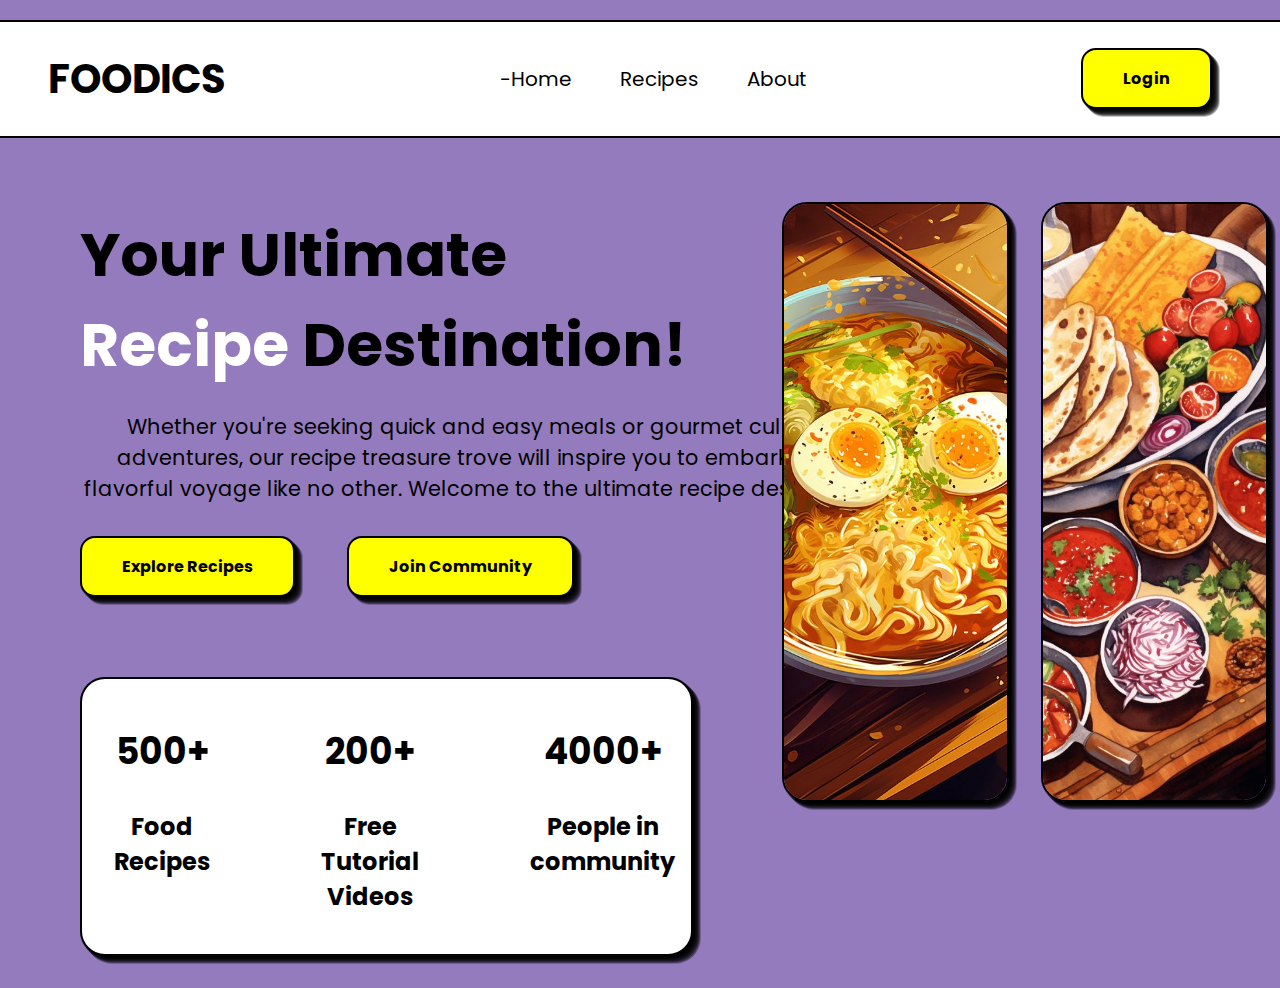
<file: index.html>
<!DOCTYPE html>
<html lang="en">
<head>
  <meta charset="UTF-8">
  <meta name="viewport" content="width=device-width, initial-scale=1.0">
  <title>Foodics - Your Ultimate Recipe Destination</title>
  <link rel="stylesheet" href="./styles/style.css">
</head>
<body>
  <header class="header">
    <div class="logo">
      <h1>FOODICS</h1>
    </div>
    <nav class="nav">
      <a href="./index.html">-Home</a>
      <a href="./pages/recipe.html">Recipes</a>
      <a href="./pages/about.html">About</a>
    </nav>
    <button class="button">Login</button>
  </header>


  <main class="container">

    <div class="content">
        <h1 class="title">Your Ultimate <span class="title-white">Recipe</span> Destination!</h1>
        <p class="description">Whether you're seeking quick and easy meals or gourmet culinary adventures, our recipe treasure trove will inspire you to embark on a flavorful voyage like no other. Welcome to the ultimate recipe destination!</p>
        <div class="buttons">
          <button class="button"><a href="./pages/recipe.html">Explore Recipes</a></button>
          <button class="button"><a href="./pages/recipe.html">Join Community</a></button>
        </div>
        <div class="stats">
          <div class="stat">
            <h2>500+</h2>
            <p>Food Recipes</p>
          </div>
          <div class="stat">
            <h2>200+</h2>
            <p>Free Tutorial Videos</p>
          </div>
          <div class="stat">
            <h2>4000+</h2>
            <p>People in community</p>
          </div>
        </div>
    </div>


    <div class="images">
        <div class="image-container">
            <div class="image">
              <img src="./assets/images/noodle.jpeg" alt="Noodle Image">
            </div>
            <div class="image">
              <img src="./assets/images/thali.jpeg" alt="Thali Image">
            </div>
        </div>
    </div>
  
  </main>
</body>
</html>
</file>
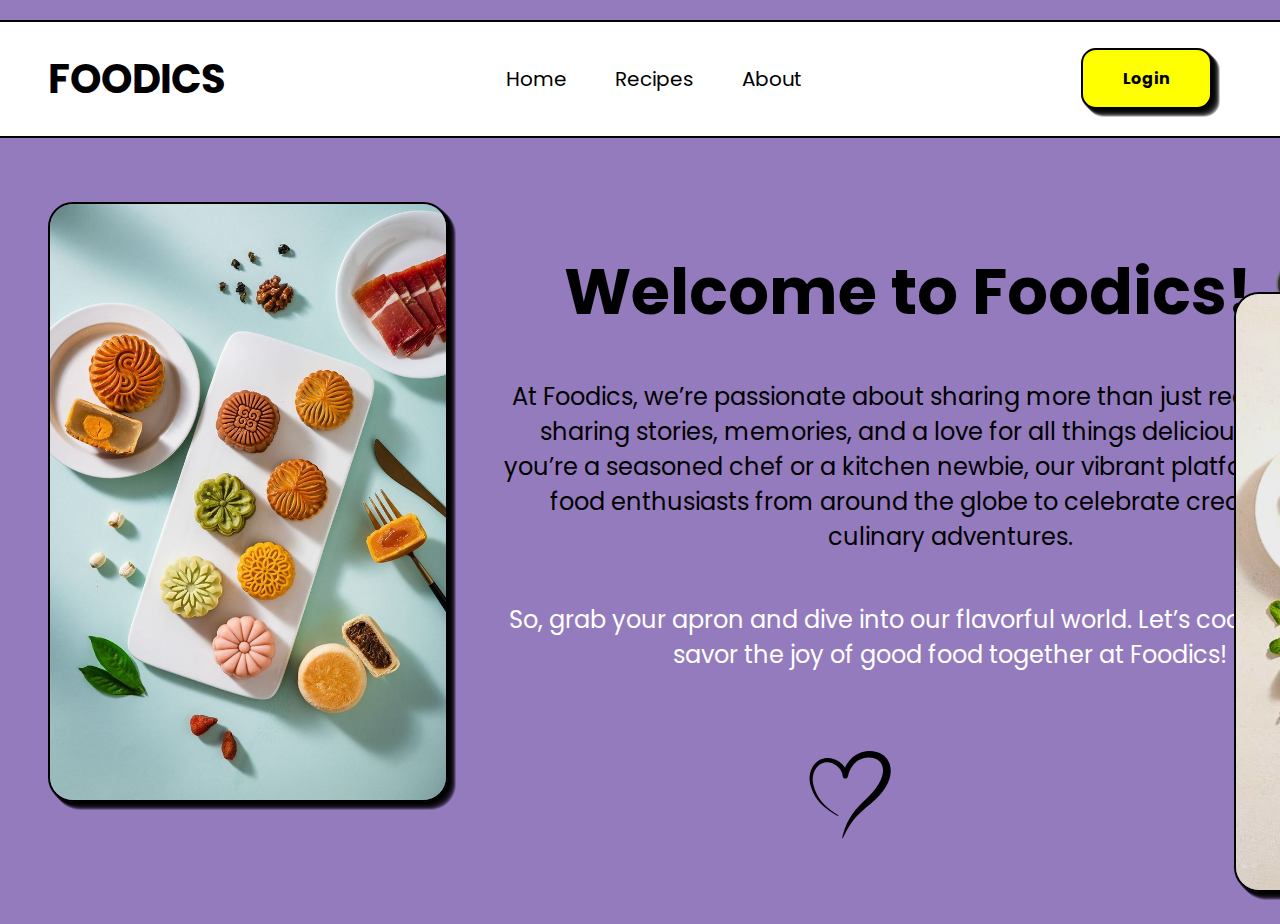
<file: pages/about.html>
<!DOCTYPE html>
<html lang="en">
<head>
    <meta charset="UTF-8">
    <meta name="viewport" content="width=device-width, initial-scale=1.0">
    <title>About Us</title>
    <link rel="stylesheet" href="../styles/about.css">
</head>
<body>
    <header class="header">
        <div class="logo">
          <h1>FOODICS</h1>
        </div>
        <nav class="nav">
          <a href="../index.html">Home</a>
          <a href="../pages/recipe.html">Recipes</a>
          <a href="./about.html">About</a>
        </nav>
        <button class="button">Login</button>
    </header>

    <main class="container">

      <div class="images">
        <div class="image-container">
            <div class="image">
              <img src="../assets/images/about-2.jpg" alt="Cupcakes Image">
            </div>
        </div>
      </div>

      <div class="content">
          <h1 class="title">Welcome to Foodics! 🍳 </h1>
          <p class="description">At Foodics, we’re passionate about sharing more than just recipes – we’re sharing stories, memories, and a love for all things delicious. Whether you’re a seasoned chef or a kitchen newbie, our vibrant platform connects food enthusiasts from around the globe to celebrate creativity and culinary adventures.</p>
          <p class="description2">
            So, grab your apron and dive into our flavorful world. Let’s cook, share, and savor the joy of good food together at Foodics!
          </p>

          <div class="heart">
            <img src="../assets/svg/heart.svg" alt="Heart Icon">
          </div>
      </div>

      <div class="images">
        <div class="image-container">
            <div class="image2">
              <img src="../assets/images/about.jpg" alt=" Image">
            </div>
        </div>
      </div>

    </main>
</body>
</html>
</file>
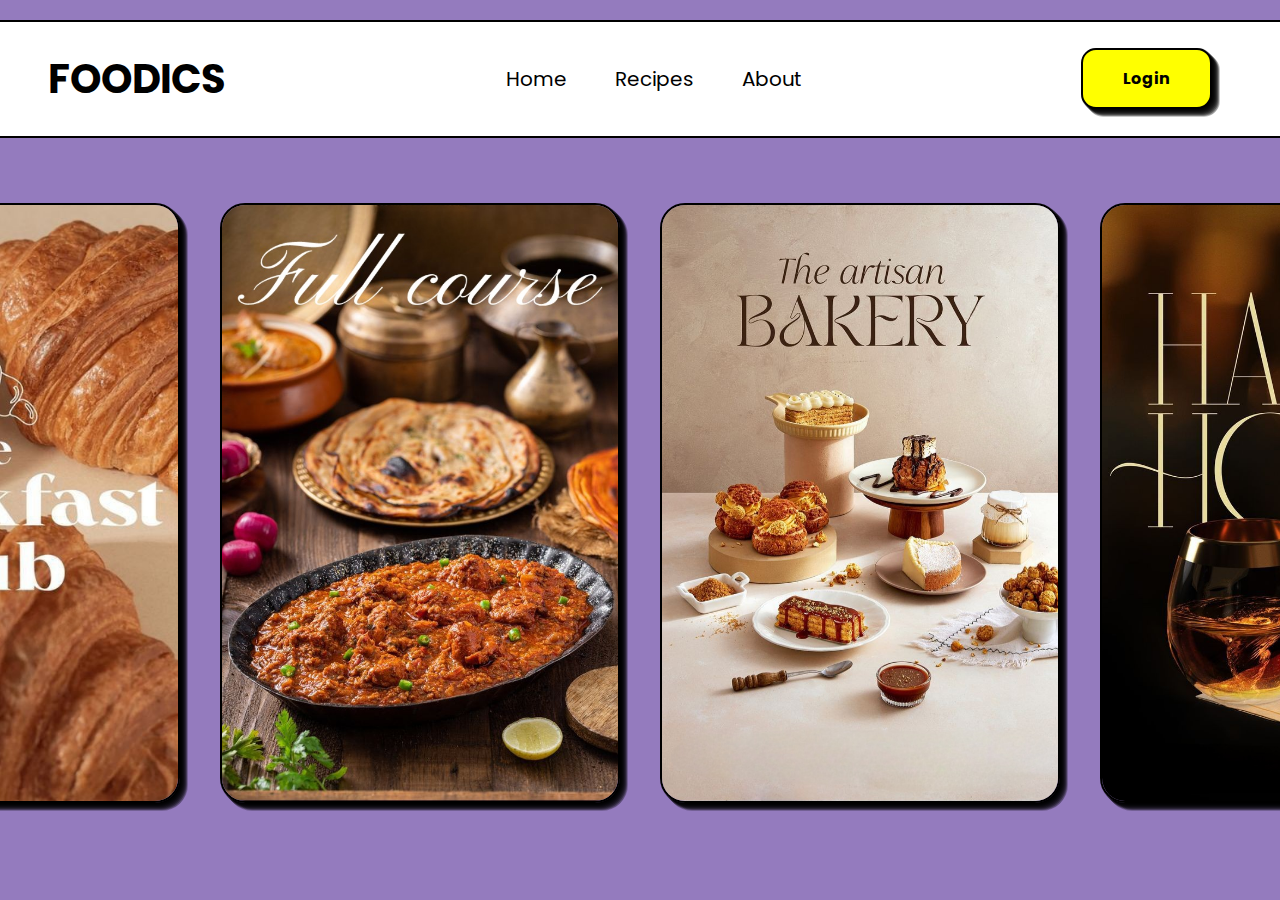
<file: pages/recipe.html>
<!DOCTYPE html>
<html lang="en">
<head>
    <meta charset="UTF-8">
    <meta name="viewport" content="width=device-width, initial-scale=1.0">
    <title>Explore Recipes</title>
    <link rel="stylesheet" href="../styles/recipe.css">
</head>
<body>
    <header class="header">
        <div class="logo">
          <h1>FOODICS</h1>
        </div>
        <nav class="nav">
          <a href="../index.html">Home</a>
          <a href="../pages/recipe.html">Recipes</a>
          <a href="../pages/about.html">About</a>
        </nav>
        <button class="button">Login</button>
    </header>
    
    <main class="container">
        <a href="../pages/breakfast.html" class="category">
            <div class="image">
                <img src="../assets/images/breakfast.jpg" alt="Breakfast Image">
            </div>
        </a>

        <a href="../pages/meal.html" class="category">
            <div class="image">
                <img src="../assets/images/meal.jpg" alt="Meal Image">
            </div>
        </a>

        <a href="../pages/dessert.html" class="category">
            <div class="image">
                <img src="../assets/images/bakery.jpg" alt="Dessert Image">
            </div>
        </a>

        <a href="../pages/drinks.html" class="category">
            <div class="image">
                <img src="../assets/images/drinks.jpg" alt="Drinks Image">
            </div>
        </a>
    </main>
</body>
</html>
</file>
<file: styles/style.css>
@import url('https://fonts.googleapis.com/css2?family=Poppins:ital,wght@0,100;0,200;0,300;0,400;0,500;0,600;0,700;0,800;0,900;1,100;1,200;1,300;1,400;1,500;1,600;1,700;1,800;1,900&display=swap');

*{
    box-sizing: border-box;
    font-family: "Poppins", sans-serif;
}

body {
    margin: 0;
    font-family: 'Arial', sans-serif;
    /* background-color: #a173f1; */
    /* background-color: #bdb2ff; */
    background-color: #947bbe;
    /* background-color: #fec7d7; */
    color: #fff;
}

.header {
    display: flex;
    justify-content: space-between;
    align-items: center;
    padding: 0.8 rem;
    background-color: #fff;
    color: #000;
    margin-top: 20px;
    border-top: 2px solid black;
    border-bottom: 2px solid black;
    padding-left: 3rem;
    padding-right: 3rem;
}

h1{
    font-size: 40px;
}

.nav {
    display: flex;
    gap: 3rem;
}

.nav a {
    text-decoration: none;
    color: #000;
    font-size: 20px;
    transition: color 0.2s, transform 0.2s;
}

.nav a:hover{
    color: #947bbe;
    transform: translateY(-2px);
}


.nav a:active {
    transform: translateY(2px); 
    color: #947bbe; 
}

.container {
    display: flex;
    flex-direction: column;
    padding: 2rem;
}

.container{
    display: flex;
    flex-direction: row;
    gap: 20px;
    padding: 2rem;
    min-height: 700px;
}

.content{
    width: 60%;
    box-sizing: border-box;
    color: #000;
    padding-left: 3rem;
}

.content h1{
    width: 610px;
    font-weight: bold;
    font-size: 60px;
    color: #000;
}

.title {
    font-size: 2.5rem;
    font-weight: bold;
    margin-bottom: 1rem;
}

.title-white{
    color: white;
}

.description {
    font-size: 1.3rem;
    text-align: center;
    margin-bottom: 2rem;
    width: 800px;
}

.buttons {
    display: flex;
    gap: 2rem;
}

.button {
    padding: 1rem 2.5rem;
    border: none;
    border-radius: 15px;
    background-color: yellow;
    color: #000;
    font-size: 1rem;
    font-weight: bold;
    cursor: pointer;
    margin-right: 20px;
    border: 2px solid black;
    box-shadow: 0px 1px 0px 0px rgba(0,0,0,0.22), 1px 0px 0px 0px rgba(0,0,0,0.22), 1px 2px 0px 0px rgba(0,0,0,0.22), 2px 1px 0px 0px rgba(0,0,0,0.22), 2px 3px 0px 0px rgba(0,0,0,0.22), 3px 2px 0px 0px rgba(0,0,0,0.22), 3px 4px 0px 0px rgba(0,0,0,0.22), 4px 3px 0px 0px rgba(0,0,0,0.22), 4px 5px 0px 0px rgba(0,0,0,0.22), 5px 4px 0px 0px rgba(0,0,0,0.22), 5px 6px 0px 0px rgba(0,0,0,0.22), 6px 5px 0px 0px rgba(0,0,0,0.22), 6px 7px 0px 0px rgba(0,0,0,0.22), 7px 6px 0px 0px rgba(0,0,0,0.22), 7px 8px 0px 0px rgba(0,0,0,0.22), 8px 7px 0px 0px rgba(0,0,0,0.22);
    transition: transform 0.2s, box-shadow 0.2s;
}

.button:active {
    transform: translateY(8px); 
    box-shadow: none; 
}

.button a{
    text-decoration: none;
    color:#000;
}

.button a:hover{
    color: #947bbe;
}

.image-container {
    display: flex;
    gap: 2rem;
    margin-top: 2rem;
}

.images{
    width: 40%;
}

.image {
    width: 500px;
    height: 600px;
    overflow: hidden;
    border: 2px solid black;
    border-radius: 25px;
    box-shadow: 0px 1px 0px 0px rgba(0,0,0,0.22), 1px 0px 0px 0px rgba(0,0,0,0.22), 1px 2px 0px 0px rgba(0,0,0,0.22), 2px 1px 0px 0px rgba(0,0,0,0.22), 2px 3px 0px 0px rgba(0,0,0,0.22), 3px 2px 0px 0px rgba(0,0,0,0.22), 3px 4px 0px 0px rgba(0,0,0,0.22), 4px 3px 0px 0px rgba(0,0,0,0.22), 4px 5px 0px 0px rgba(0,0,0,0.22), 5px 4px 0px 0px rgba(0,0,0,0.22), 5px 6px 0px 0px rgba(0,0,0,0.22), 6px 5px 0px 0px rgba(0,0,0,0.22), 6px 7px 0px 0px rgba(0,0,0,0.22), 7px 6px 0px 0px rgba(0,0,0,0.22), 7px 8px 0px 0px rgba(0,0,0,0.22), 8px 7px 0px 0px rgba(0,0,0,0.22);
}

.image img {
    width: 100%;
    height: 100%;
    object-fit: cover;
}

.stats {
    display: flex;
    width: 90%;
    gap: 3rem;
    margin-top: 5rem;
    border: 2px solid black;
    border-radius: 25px;
    background-color: white;
    box-shadow: 0px 1px 0px 0px rgba(0,0,0,0.22), 1px 0px 0px 0px rgba(0,0,0,0.22), 1px 2px 0px 0px rgba(0,0,0,0.22), 2px 1px 0px 0px rgba(0,0,0,0.22), 2px 3px 0px 0px rgba(0,0,0,0.22), 3px 2px 0px 0px rgba(0,0,0,0.22), 3px 4px 0px 0px rgba(0,0,0,0.22), 4px 3px 0px 0px rgba(0,0,0,0.22), 4px 5px 0px 0px rgba(0,0,0,0.22), 5px 4px 0px 0px rgba(0,0,0,0.22), 5px 6px 0px 0px rgba(0,0,0,0.22), 6px 5px 0px 0px rgba(0,0,0,0.22), 6px 7px 0px 0px rgba(0,0,0,0.22), 7px 6px 0px 0px rgba(0,0,0,0.22), 7px 8px 0px 0px rgba(0,0,0,0.22), 8px 7px 0px 0px rgba(0,0,0,0.22);
}

.stat {
    padding: 1rem;
    padding-left: 2rem;
    text-align: center;
    font-size: 1.5rem;
    font-weight: bold;
}
</file>
<file: styles/about.css>
@import url('https://fonts.googleapis.com/css2?family=Poppins:ital,wght@0,100;0,200;0,300;0,400;0,500;0,600;0,700;0,800;0,900;1,100;1,200;1,300;1,400;1,500;1,600;1,700;1,800;1,900&display=swap');

*{
    box-sizing: border-box;
    font-family: "Poppins", sans-serif;
}

body {
    margin: 0;
    font-family: 'Arial', sans-serif;
    /* background-color: #a173f1; */
    /* background-color: #bdb2ff; */
    background-color: #947bbe;
    /* background-color: #fec7d7; */
    color: black;
}

.header {
    display: flex;
    justify-content: space-between;
    align-items: center;
    padding: 0.8 rem;
    background-color: #fff;
    color: #000;
    margin-top: 20px;
    border-top: 2px solid black;
    border-bottom: 2px solid black;
    padding-left: 3rem;
    padding-right: 3rem;
}

h1{
    font-size: 40px;
}

.nav {
    display: flex;
    gap: 3rem;
}

.nav a {
    text-decoration: none;
    color: #000;
    font-size: 20px;
    transition: color 0.2s, transform 0.2s;
}

.nav a:hover{
    color: #947bbe;
    transform: translateY(-2px);
}


.nav a:active {
    transform: translateY(2px); 
    color: #947bbe; 
}

.container {
    display: flex;
    /* flex-direction: row; */
    /* padding: 2rem; */
}

.container{
    display: flex;
    flex-direction: row;
    gap: 20px;
    padding: 2rem;
    min-height: 700px;
    margin-top: 2rem;
}

.content{
    width: 60%;
    box-sizing: border-box;
    color: #000;
    padding-left: 2rem;
}

.content h1{
    width: 910px;
    font-weight: bold;
    /* font-size: 60px; */
    color: #000;
    /* padding-left: 5rem; */
}

.title {
    font-size: 4rem;
    font-weight: bold;
    margin-bottom: 1rem;
}

/* .title-white{
    color: white;
} */

.title-small{
    width: 800px;
}

.description,
.description2 {
    font-size: 1.5rem;
    text-align: center;
    padding-top: 1rem;
    margin-bottom: 2rem;
    width: 900px;
}

.description2{
    /* font-size: 2.3rem; */
    color: white;
    /* text-decoration: underline; */
    /* text-decoration-color: #000; */
}

.button {
    padding: 1rem 2.5rem;
    border: none;
    border-radius: 15px;
    background-color: yellow;
    color: #000;
    font-size: 1rem;
    font-weight: bold;
    cursor: pointer;
    margin-right: 20px;
    border: 2px solid black;
    box-shadow: 0px 1px 0px 0px rgba(0,0,0,0.22), 1px 0px 0px 0px rgba(0,0,0,0.22), 1px 2px 0px 0px rgba(0,0,0,0.22), 2px 1px 0px 0px rgba(0,0,0,0.22), 2px 3px 0px 0px rgba(0,0,0,0.22), 3px 2px 0px 0px rgba(0,0,0,0.22), 3px 4px 0px 0px rgba(0,0,0,0.22), 4px 3px 0px 0px rgba(0,0,0,0.22), 4px 5px 0px 0px rgba(0,0,0,0.22), 5px 4px 0px 0px rgba(0,0,0,0.22), 5px 6px 0px 0px rgba(0,0,0,0.22), 6px 5px 0px 0px rgba(0,0,0,0.22), 6px 7px 0px 0px rgba(0,0,0,0.22), 7px 6px 0px 0px rgba(0,0,0,0.22), 7px 8px 0px 0px rgba(0,0,0,0.22), 8px 7px 0px 0px rgba(0,0,0,0.22);
    transition: transform 0.2s, box-shadow 0.2s;
}

.button:active {
    transform: translateY(8px); 
    box-shadow: none; 
}

.content,
.images{
    /* border: 1px solid black; */
    text-align: center;
}

.image-container {
    display: flex;
    margin-left: 1rem;
    /* gap: 2rem; */
    /* margin-top: 2rem; */
}

.images{
    width: 40%;
}

.image,
.image2 {
    width: 400px;
    height: 600px;
    text-align: center;
    overflow: hidden;
    border: 2px solid black;
    border-radius: 25px;
    box-shadow: 0px 1px 0px 0px rgba(0,0,0,0.22), 1px 0px 0px 0px rgba(0,0,0,0.22), 1px 2px 0px 0px rgba(0,0,0,0.22), 2px 1px 0px 0px rgba(0,0,0,0.22), 2px 3px 0px 0px rgba(0,0,0,0.22), 3px 2px 0px 0px rgba(0,0,0,0.22), 3px 4px 0px 0px rgba(0,0,0,0.22), 4px 3px 0px 0px rgba(0,0,0,0.22), 4px 5px 0px 0px rgba(0,0,0,0.22), 5px 4px 0px 0px rgba(0,0,0,0.22), 5px 6px 0px 0px rgba(0,0,0,0.22), 6px 5px 0px 0px rgba(0,0,0,0.22), 6px 7px 0px 0px rgba(0,0,0,0.22), 7px 6px 0px 0px rgba(0,0,0,0.22), 7px 8px 0px 0px rgba(0,0,0,0.22), 8px 7px 0px 0px rgba(0,0,0,0.22);
}

.image img,
.image2 img {
    width: 100%;
    height: 100%;
    object-fit: cover;
}

.image2{
    margin-top: 90px;
}

.heart img{
    margin-top: 2rem;
    width: 120px;
    height: 120px;
}

footer{
    border: 1px solid black;
    height: 500px;
    margin-top: 50px;
    background-color: white;
    color: #000;
}
</file>
<file: styles/recipe.css>
@import url('https://fonts.googleapis.com/css2?family=Poppins:ital,wght@0,100;0,200;0,300;0,400;0,500;0,600;0,700;0,800;0,900;1,100;1,200;1,300;1,400;1,500;1,600;1,700;1,800;1,900&display=swap');

*{
    box-sizing: border-box;
    font-family: "Poppins", sans-serif;
}

body {
    margin: 0;
    font-family: 'Arial', sans-serif;
    /* background-color: #a173f1; */
    /* background-color: #bdb2ff; */
    background-color: #947bbe;
    /* background-color: #fec7d7; */
    color: #fff;
}

.header {
    display: flex;
    justify-content: space-between;
    align-items: center;
    padding: 0.8 rem;
    background-color: #fff;
    color: #000;
    margin-top: 20px;
    border-top: 2px solid black;
    border-bottom: 2px solid black;
    padding-left: 3rem;
    padding-right: 3rem;
}

h1{
    font-size: 40px;
}

.nav {
    display: flex;
    gap: 3rem;
}

.nav a {
    text-decoration: none;
    color: #000;
    font-size: 20px;
    transition: color 0.2s, transform 0.2s;
}

.nav a:hover{
    color: #947bbe;
    transform: translateY(-2px);
}


.nav a:active {
    transform: translateY(2px); 
    color: #947bbe; 
}

.container{
    /* border: 1px solid black; */
    display: flex;
    gap: 40px;
    margin: 40px;
    height: 650px;
    /* width: 1800px; */
    /* flex-wrap: wrap; */
    justify-content: center;
    align-items: center;
}

.category{
    /* border: 1px solid black; */
    width: 400px;
    height: 600px;
}

.button {
    padding: 1rem 2.5rem;
    border: none;
    border-radius: 15px;
    background-color: yellow;
    color: #000;
    font-size: 1rem;
    font-weight: bold;
    cursor: pointer;
    margin-right: 20px;
    border: 2px solid black;
    box-shadow: 0px 1px 0px 0px rgba(0,0,0,0.22), 1px 0px 0px 0px rgba(0,0,0,0.22), 1px 2px 0px 0px rgba(0,0,0,0.22), 2px 1px 0px 0px rgba(0,0,0,0.22), 2px 3px 0px 0px rgba(0,0,0,0.22), 3px 2px 0px 0px rgba(0,0,0,0.22), 3px 4px 0px 0px rgba(0,0,0,0.22), 4px 3px 0px 0px rgba(0,0,0,0.22), 4px 5px 0px 0px rgba(0,0,0,0.22), 5px 4px 0px 0px rgba(0,0,0,0.22), 5px 6px 0px 0px rgba(0,0,0,0.22), 6px 5px 0px 0px rgba(0,0,0,0.22), 6px 7px 0px 0px rgba(0,0,0,0.22), 7px 6px 0px 0px rgba(0,0,0,0.22), 7px 8px 0px 0px rgba(0,0,0,0.22), 8px 7px 0px 0px rgba(0,0,0,0.22);
    transition: transform 0.2s, box-shadow 0.2s;
}

.button:active {
    transform: translateY(8px); 
    box-shadow: none; 
}

/* .image{
    width: 40%;
} */

.image {
    width: inherit;
    height: inherit;
    overflow: hidden;
    border: 2px solid black;
    border-radius: 25px;
    box-shadow: 0px 1px 0px 0px rgba(0,0,0,0.22), 1px 0px 0px 0px rgba(0,0,0,0.22), 1px 2px 0px 0px rgba(0,0,0,0.22), 2px 1px 0px 0px rgba(0,0,0,0.22), 2px 3px 0px 0px rgba(0,0,0,0.22), 3px 2px 0px 0px rgba(0,0,0,0.22), 3px 4px 0px 0px rgba(0,0,0,0.22), 4px 3px 0px 0px rgba(0,0,0,0.22), 4px 5px 0px 0px rgba(0,0,0,0.22), 5px 4px 0px 0px rgba(0,0,0,0.22), 5px 6px 0px 0px rgba(0,0,0,0.22), 6px 5px 0px 0px rgba(0,0,0,0.22), 6px 7px 0px 0px rgba(0,0,0,0.22), 7px 6px 0px 0px rgba(0,0,0,0.22), 7px 8px 0px 0px rgba(0,0,0,0.22), 8px 7px 0px 0px rgba(0,0,0,0.22);
}

.image img {
    width: 100%;
    height: 100%;
    object-fit: cover;
}
</file>
